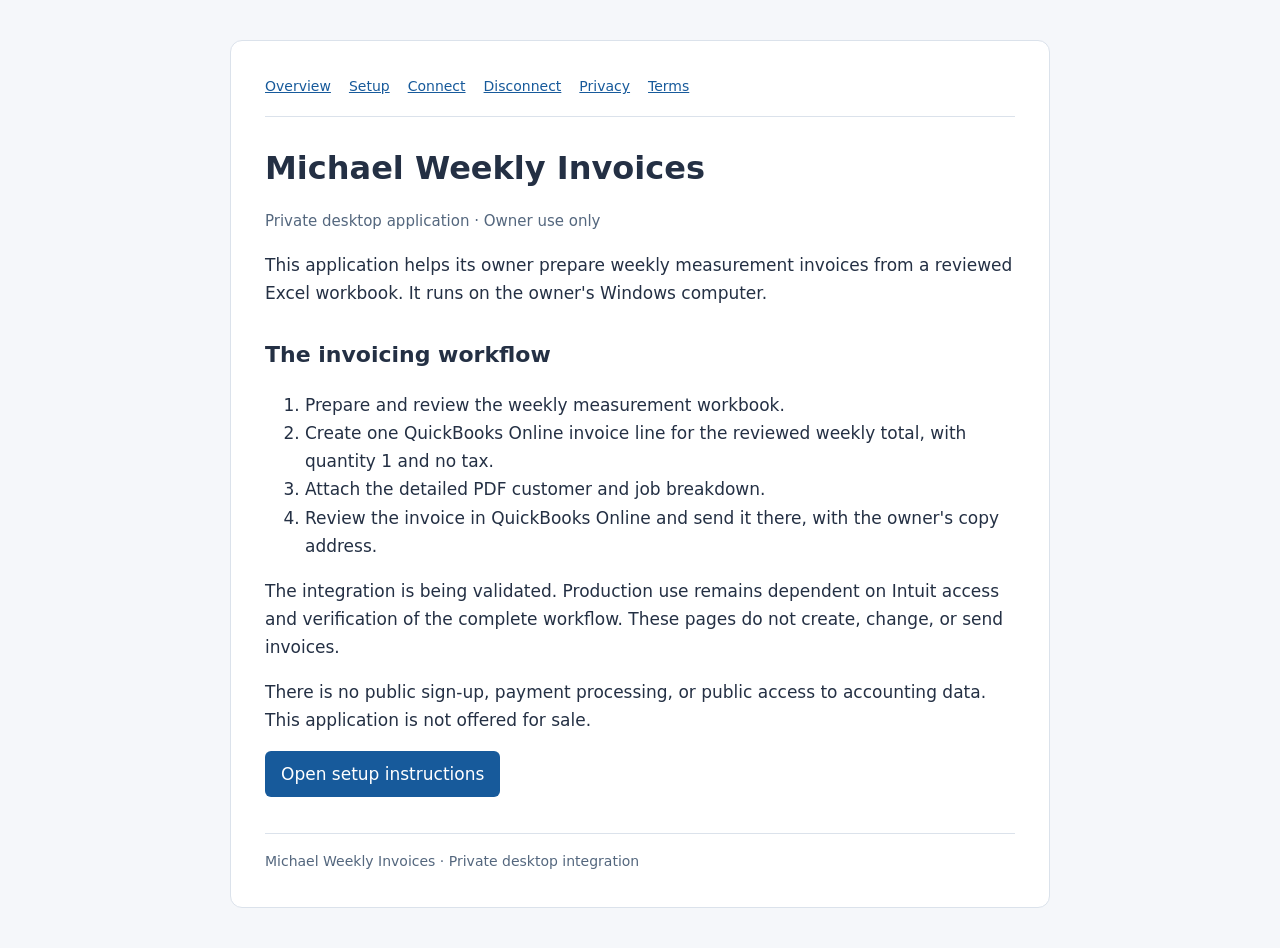
<file: index.html>
<!doctype html>
<html lang="en"><head><meta charset="utf-8"><meta name="viewport" content="width=device-width,initial-scale=1"><meta name="referrer" content="no-referrer"><title>Michael Weekly Invoices | Michael Weekly Invoices</title><link rel="stylesheet" href="styles.css"></head>
<body><main><nav aria-label="Main navigation"><a href="index.html">Overview</a><a href="launch.html">Setup</a><a href="connect.html">Connect</a><a href="disconnect.html">Disconnect</a><a href="privacy.html">Privacy</a><a href="terms.html">Terms</a></nav><h1>Michael Weekly Invoices</h1>
<p class="tag">Private desktop application · Owner use only</p>
<p>This application helps its owner prepare weekly measurement invoices from a reviewed Excel workbook. It runs on the owner's Windows computer.</p>
<h2>The invoicing workflow</h2>
<ol><li>Prepare and review the weekly measurement workbook.</li><li>Create one QuickBooks Online invoice line for the reviewed weekly total, with quantity 1 and no tax.</li><li>Attach the detailed PDF customer and job breakdown.</li><li>Review the invoice in QuickBooks Online and send it there, with the owner's copy address.</li></ol>
<p>The integration is being validated. Production use remains dependent on Intuit access and verification of the complete workflow. These pages do not create, change, or send invoices.</p>
<p>There is no public sign-up, payment processing, or public access to accounting data. This application is not offered for sale.</p>
<p><a class="action" href="launch.html">Open setup instructions</a></p><footer>Michael Weekly Invoices · Private desktop integration</footer></main></body></html>
</file>
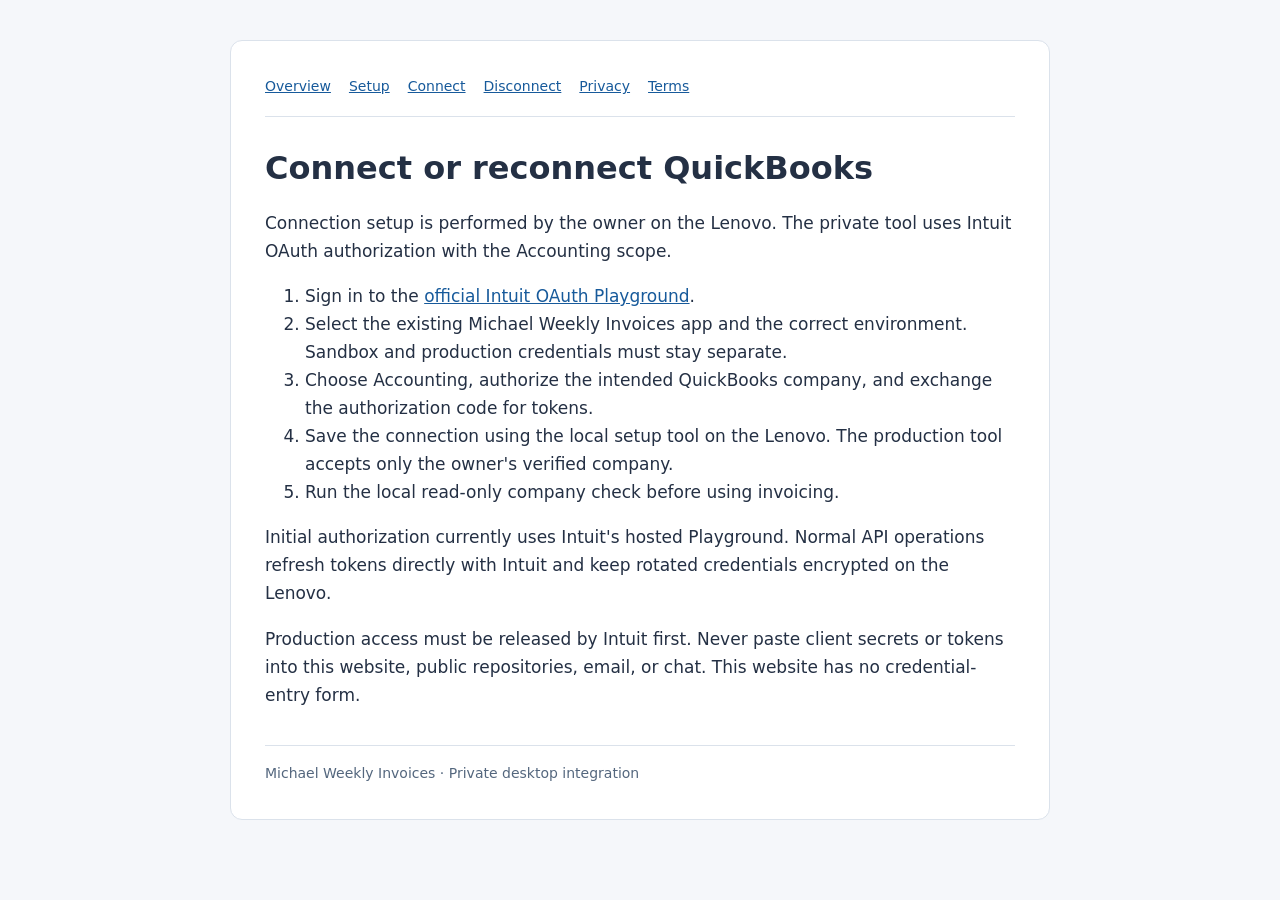
<file: connect.html>
<!doctype html>
<html lang="en"><head><meta charset="utf-8"><meta name="viewport" content="width=device-width,initial-scale=1"><meta name="referrer" content="no-referrer"><title>Connect or reconnect QuickBooks | Michael Weekly Invoices</title><link rel="stylesheet" href="styles.css"></head>
<body><main><nav aria-label="Main navigation"><a href="index.html">Overview</a><a href="launch.html">Setup</a><a href="connect.html">Connect</a><a href="disconnect.html">Disconnect</a><a href="privacy.html">Privacy</a><a href="terms.html">Terms</a></nav><h1>Connect or reconnect QuickBooks</h1>
<p>Connection setup is performed by the owner on the Lenovo. The private tool uses Intuit OAuth authorization with the Accounting scope.</p>
<ol><li>Sign in to the <a href="https://developer.intuit.com/app/developer/playground">official Intuit OAuth Playground</a>.</li><li>Select the existing Michael Weekly Invoices app and the correct environment. Sandbox and production credentials must stay separate.</li><li>Choose Accounting, authorize the intended QuickBooks company, and exchange the authorization code for tokens.</li><li>Save the connection using the local setup tool on the Lenovo. The production tool accepts only the owner's verified company.</li><li>Run the local read-only company check before using invoicing.</li></ol>
<p>Initial authorization currently uses Intuit's hosted Playground. Normal API operations refresh tokens directly with Intuit and keep rotated credentials encrypted on the Lenovo.</p>
<p>Production access must be released by Intuit first. Never paste client secrets or tokens into this website, public repositories, email, or chat. This website has no credential-entry form.</p><footer>Michael Weekly Invoices · Private desktop integration</footer></main></body></html>
</file>
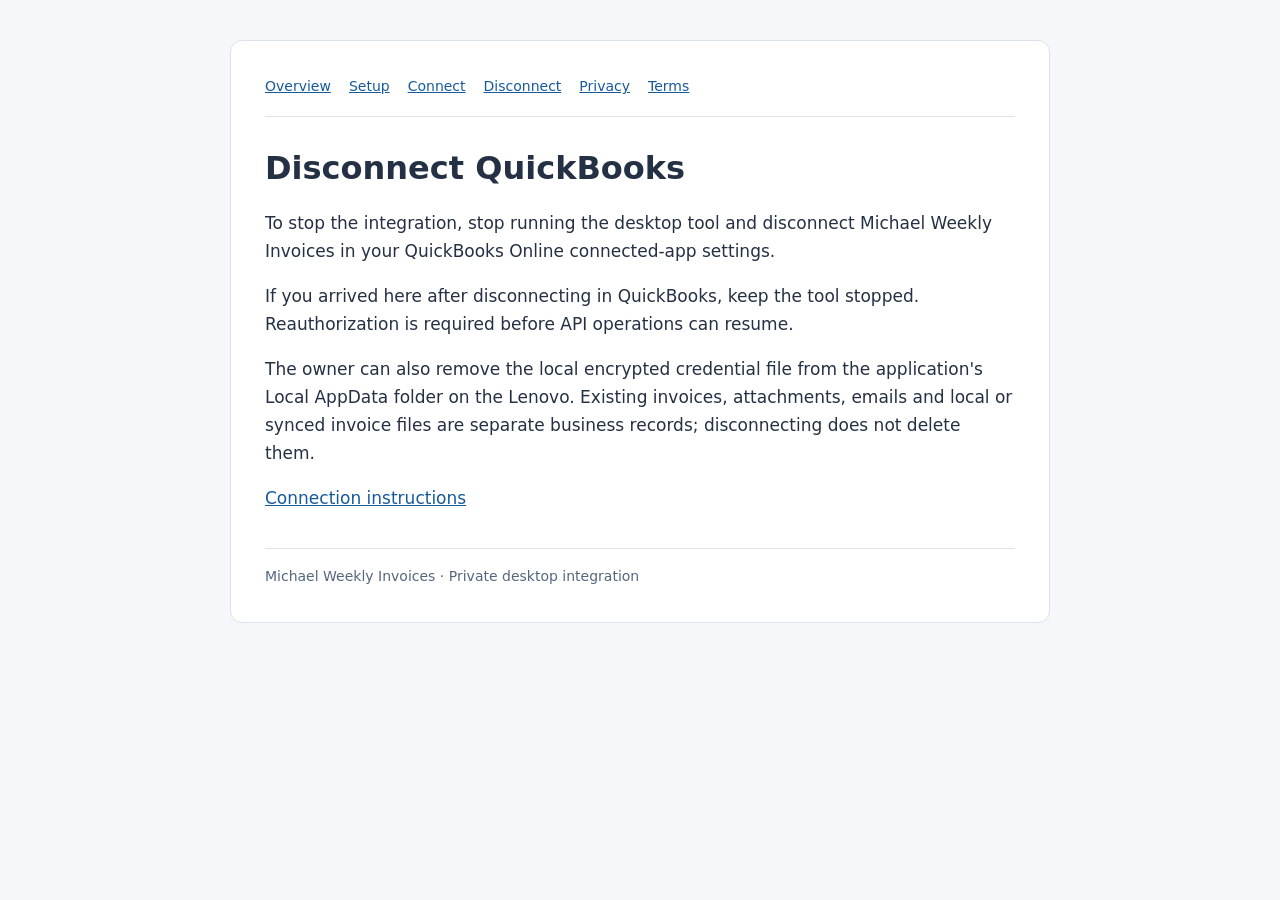
<file: disconnect.html>
<!doctype html>
<html lang="en"><head><meta charset="utf-8"><meta name="viewport" content="width=device-width,initial-scale=1"><meta name="referrer" content="no-referrer"><title>Disconnect QuickBooks | Michael Weekly Invoices</title><link rel="stylesheet" href="styles.css"></head>
<body><main><nav aria-label="Main navigation"><a href="index.html">Overview</a><a href="launch.html">Setup</a><a href="connect.html">Connect</a><a href="disconnect.html">Disconnect</a><a href="privacy.html">Privacy</a><a href="terms.html">Terms</a></nav><h1>Disconnect QuickBooks</h1>
<p>To stop the integration, stop running the desktop tool and disconnect Michael Weekly Invoices in your QuickBooks Online connected-app settings.</p>
<p>If you arrived here after disconnecting in QuickBooks, keep the tool stopped. Reauthorization is required before API operations can resume.</p>
<p>The owner can also remove the local encrypted credential file from the application's Local AppData folder on the Lenovo. Existing invoices, attachments, emails and local or synced invoice files are separate business records; disconnecting does not delete them.</p>
<p><a href="connect.html">Connection instructions</a></p><footer>Michael Weekly Invoices · Private desktop integration</footer></main></body></html>
</file>
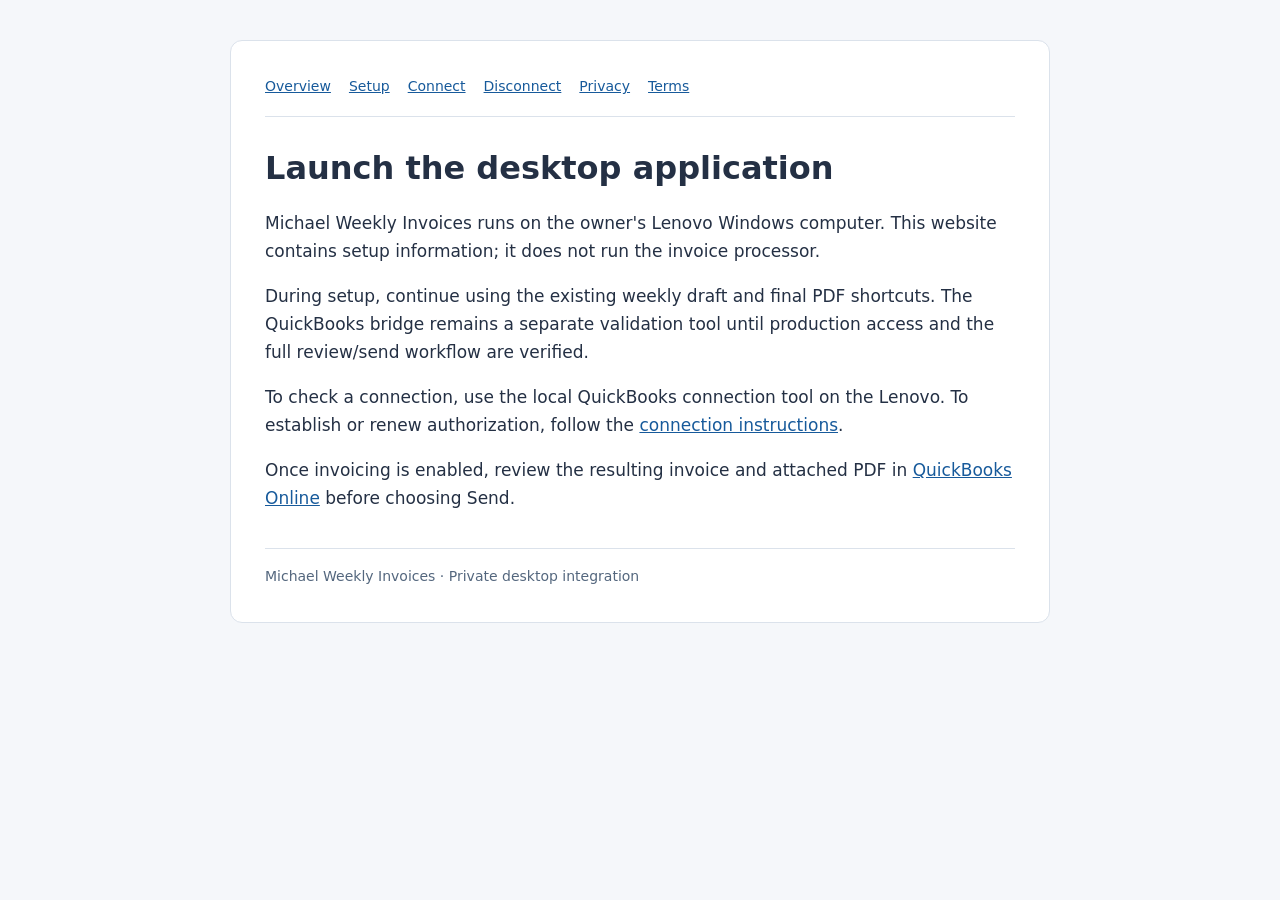
<file: launch.html>
<!doctype html>
<html lang="en"><head><meta charset="utf-8"><meta name="viewport" content="width=device-width,initial-scale=1"><meta name="referrer" content="no-referrer"><title>Launch the desktop application | Michael Weekly Invoices</title><link rel="stylesheet" href="styles.css"></head>
<body><main><nav aria-label="Main navigation"><a href="index.html">Overview</a><a href="launch.html">Setup</a><a href="connect.html">Connect</a><a href="disconnect.html">Disconnect</a><a href="privacy.html">Privacy</a><a href="terms.html">Terms</a></nav><h1>Launch the desktop application</h1>
<p>Michael Weekly Invoices runs on the owner's Lenovo Windows computer. This website contains setup information; it does not run the invoice processor.</p>
<p>During setup, continue using the existing weekly draft and final PDF shortcuts. The QuickBooks bridge remains a separate validation tool until production access and the full review/send workflow are verified.</p>
<p>To check a connection, use the local QuickBooks connection tool on the Lenovo. To establish or renew authorization, follow the <a href="connect.html">connection instructions</a>.</p>
<p>Once invoicing is enabled, review the resulting invoice and attached PDF in <a href="https://qbo.intuit.com/">QuickBooks Online</a> before choosing Send.</p><footer>Michael Weekly Invoices · Private desktop integration</footer></main></body></html>
</file>
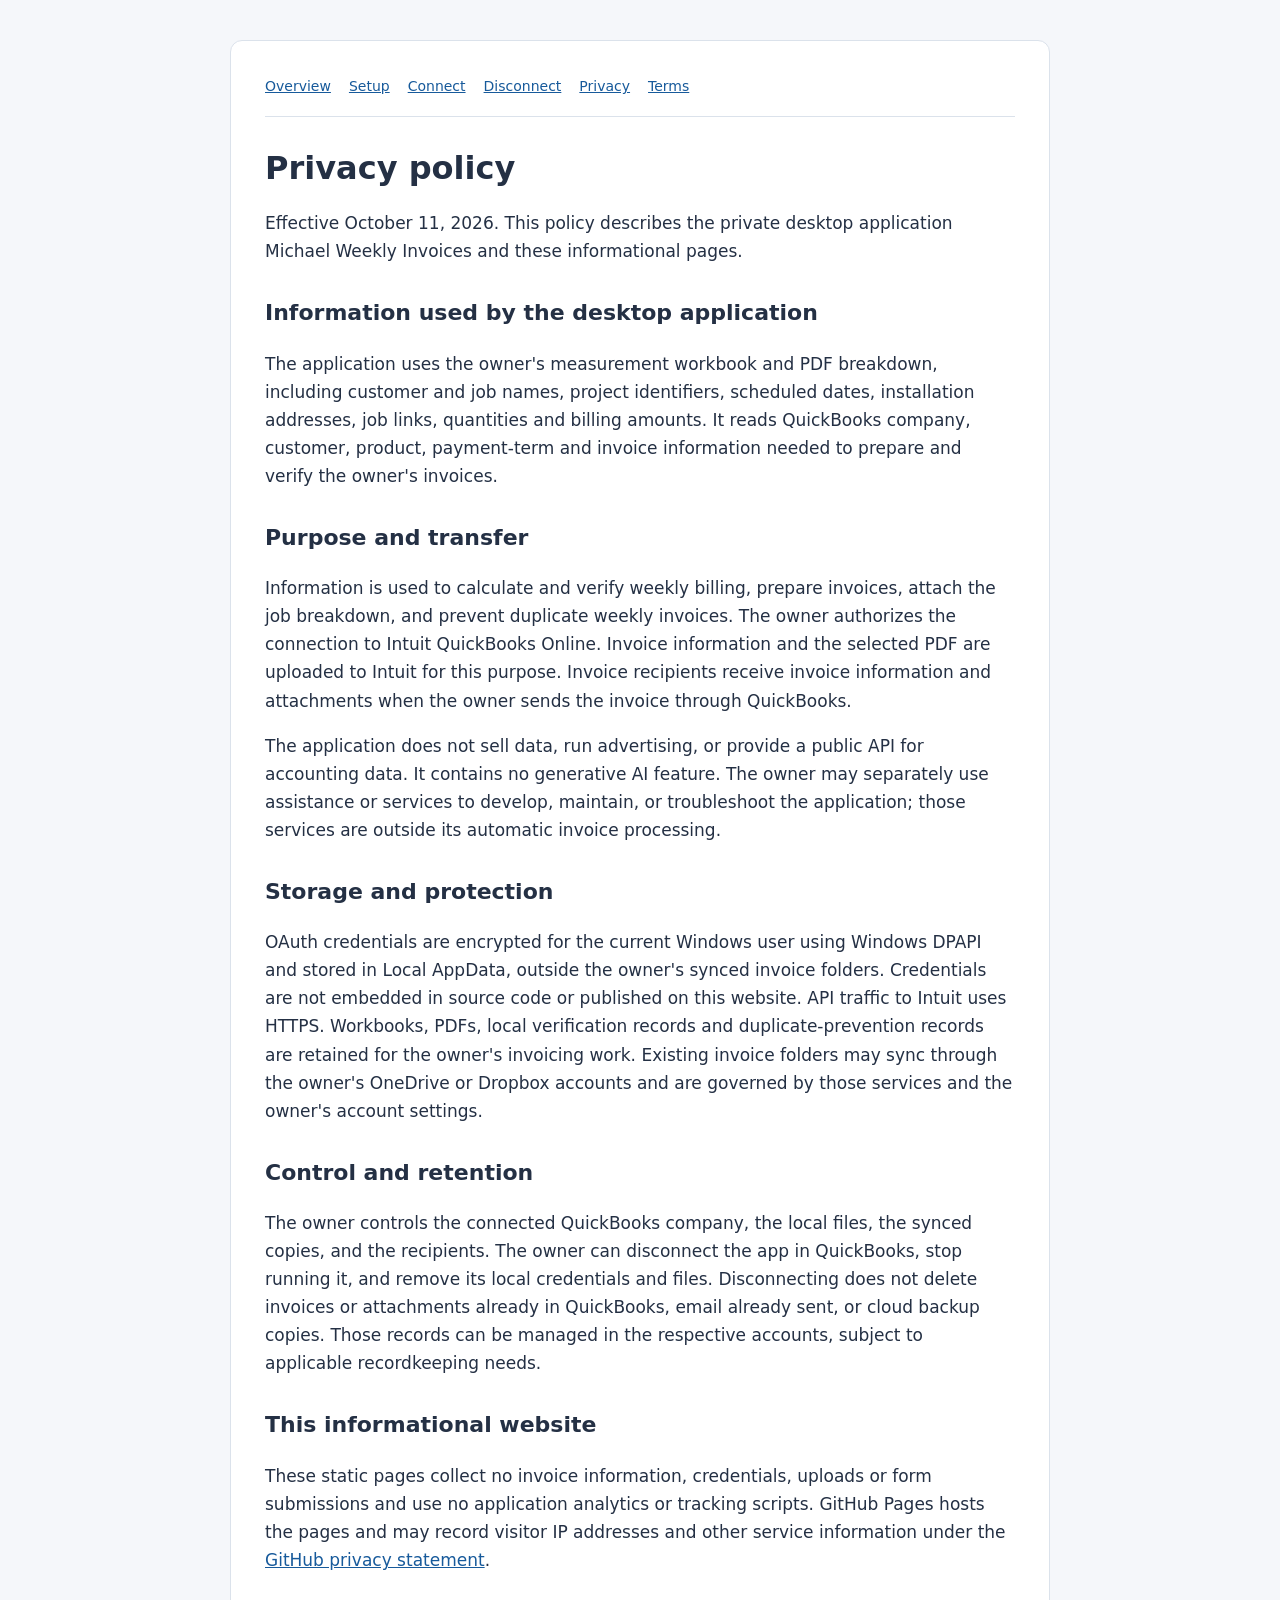
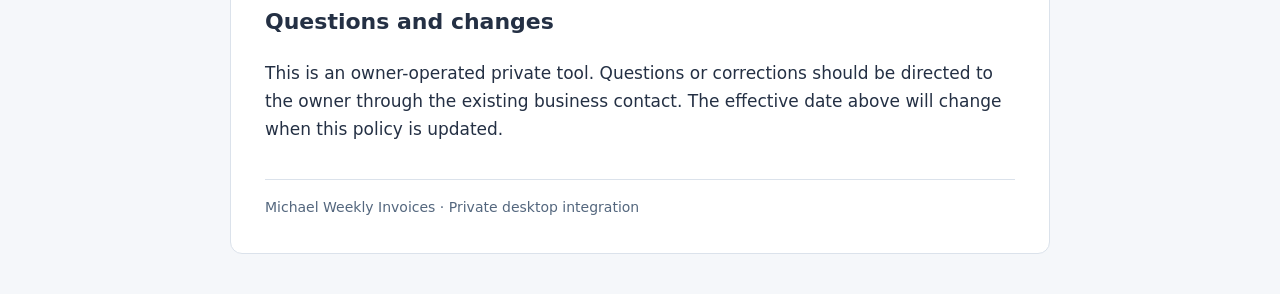
<file: privacy.html>
<!doctype html>
<html lang="en"><head><meta charset="utf-8"><meta name="viewport" content="width=device-width,initial-scale=1"><meta name="referrer" content="no-referrer"><title>Privacy policy | Michael Weekly Invoices</title><link rel="stylesheet" href="styles.css"></head>
<body><main><nav aria-label="Main navigation"><a href="index.html">Overview</a><a href="launch.html">Setup</a><a href="connect.html">Connect</a><a href="disconnect.html">Disconnect</a><a href="privacy.html">Privacy</a><a href="terms.html">Terms</a></nav><h1>Privacy policy</h1>
<p>Effective October 11, 2026. This policy describes the private desktop application Michael Weekly Invoices and these informational pages.</p>
<h2>Information used by the desktop application</h2>
<p>The application uses the owner's measurement workbook and PDF breakdown, including customer and job names, project identifiers, scheduled dates, installation addresses, job links, quantities and billing amounts. It reads QuickBooks company, customer, product, payment-term and invoice information needed to prepare and verify the owner's invoices.</p>
<h2>Purpose and transfer</h2>
<p>Information is used to calculate and verify weekly billing, prepare invoices, attach the job breakdown, and prevent duplicate weekly invoices. The owner authorizes the connection to Intuit QuickBooks Online. Invoice information and the selected PDF are uploaded to Intuit for this purpose. Invoice recipients receive invoice information and attachments when the owner sends the invoice through QuickBooks.</p>
<p>The application does not sell data, run advertising, or provide a public API for accounting data. It contains no generative AI feature. The owner may separately use assistance or services to develop, maintain, or troubleshoot the application; those services are outside its automatic invoice processing.</p>
<h2>Storage and protection</h2>
<p>OAuth credentials are encrypted for the current Windows user using Windows DPAPI and stored in Local AppData, outside the owner's synced invoice folders. Credentials are not embedded in source code or published on this website. API traffic to Intuit uses HTTPS. Workbooks, PDFs, local verification records and duplicate-prevention records are retained for the owner's invoicing work. Existing invoice folders may sync through the owner's OneDrive or Dropbox accounts and are governed by those services and the owner's account settings.</p>
<h2>Control and retention</h2>
<p>The owner controls the connected QuickBooks company, the local files, the synced copies, and the recipients. The owner can disconnect the app in QuickBooks, stop running it, and remove its local credentials and files. Disconnecting does not delete invoices or attachments already in QuickBooks, email already sent, or cloud backup copies. Those records can be managed in the respective accounts, subject to applicable recordkeeping needs.</p>
<h2>This informational website</h2>
<p>These static pages collect no invoice information, credentials, uploads or form submissions and use no application analytics or tracking scripts. GitHub Pages hosts the pages and may record visitor IP addresses and other service information under the <a href="https://docs.github.com/en/site-policy/privacy-policies/github-general-privacy-statement">GitHub privacy statement</a>.</p>
<h2>Questions and changes</h2>
<p>This is an owner-operated private tool. Questions or corrections should be directed to the owner through the existing business contact. The effective date above will change when this policy is updated.</p><footer>Michael Weekly Invoices · Private desktop integration</footer></main></body></html>
</file>
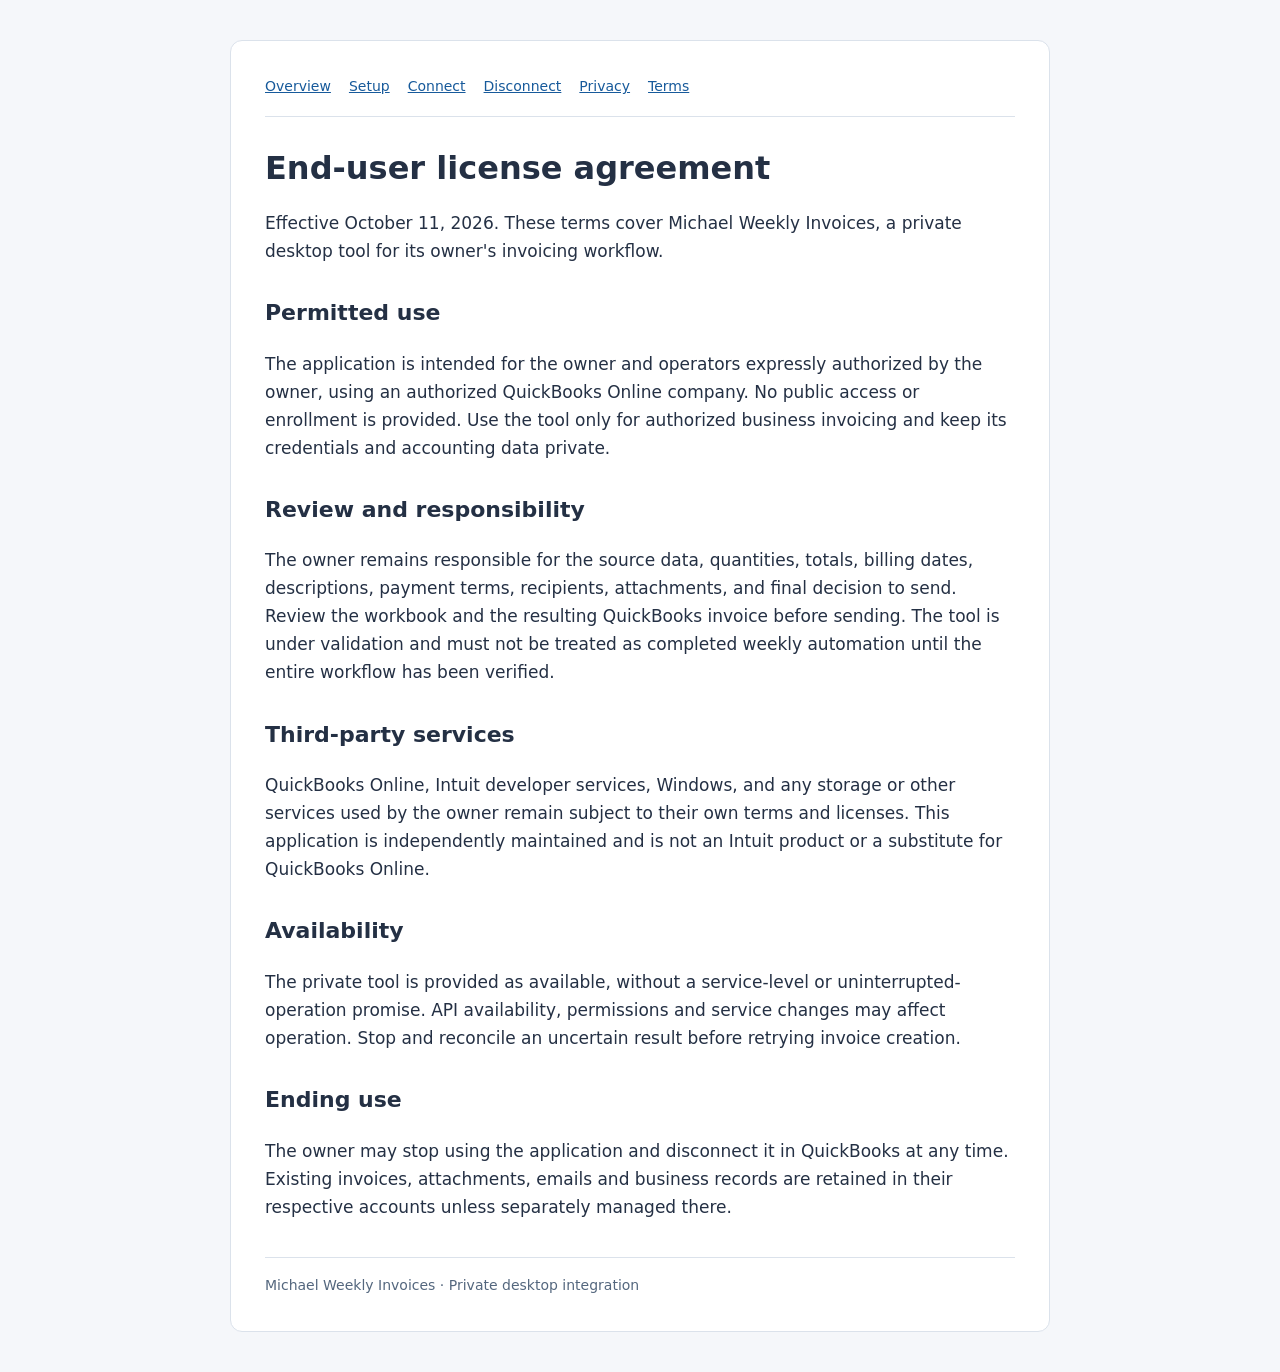
<file: terms.html>
<!doctype html>
<html lang="en"><head><meta charset="utf-8"><meta name="viewport" content="width=device-width,initial-scale=1"><meta name="referrer" content="no-referrer"><title>End-user license agreement | Michael Weekly Invoices</title><link rel="stylesheet" href="styles.css"></head>
<body><main><nav aria-label="Main navigation"><a href="index.html">Overview</a><a href="launch.html">Setup</a><a href="connect.html">Connect</a><a href="disconnect.html">Disconnect</a><a href="privacy.html">Privacy</a><a href="terms.html">Terms</a></nav><h1>End-user license agreement</h1>
<p>Effective October 11, 2026. These terms cover Michael Weekly Invoices, a private desktop tool for its owner's invoicing workflow.</p>
<h2>Permitted use</h2>
<p>The application is intended for the owner and operators expressly authorized by the owner, using an authorized QuickBooks Online company. No public access or enrollment is provided. Use the tool only for authorized business invoicing and keep its credentials and accounting data private.</p>
<h2>Review and responsibility</h2>
<p>The owner remains responsible for the source data, quantities, totals, billing dates, descriptions, payment terms, recipients, attachments, and final decision to send. Review the workbook and the resulting QuickBooks invoice before sending. The tool is under validation and must not be treated as completed weekly automation until the entire workflow has been verified.</p>
<h2>Third-party services</h2>
<p>QuickBooks Online, Intuit developer services, Windows, and any storage or other services used by the owner remain subject to their own terms and licenses. This application is independently maintained and is not an Intuit product or a substitute for QuickBooks Online.</p>
<h2>Availability</h2>
<p>The private tool is provided as available, without a service-level or uninterrupted-operation promise. API availability, permissions and service changes may affect operation. Stop and reconcile an uncertain result before retrying invoice creation.</p>
<h2>Ending use</h2>
<p>The owner may stop using the application and disconnect it in QuickBooks at any time. Existing invoices, attachments, emails and business records are retained in their respective accounts unless separately managed there.</p><footer>Michael Weekly Invoices · Private desktop integration</footer></main></body></html>
</file>
<file: styles.css>
*{box-sizing:border-box}body{margin:0;background:#f5f7fa;color:#243044;font:17px/1.65 system-ui,sans-serif}main{max-width:820px;margin:40px auto;padding:34px;background:white;border:1px solid #dbe2eb;border-radius:12px}nav,footer{font-size:14px}nav{display:flex;gap:18px;flex-wrap:wrap;border-bottom:1px solid #dbe2eb;padding-bottom:18px}a{color:#175a9b}h1{font-size:32px;line-height:1.2;margin-top:32px}h2{font-size:22px;margin-top:30px}.tag{color:#54677e;font-size:15px}.action{display:inline-block;padding:9px 16px;background:#175a9b;color:white;border-radius:6px;text-decoration:none}footer{margin-top:36px;border-top:1px solid #dbe2eb;padding-top:16px;color:#54677e}@media(max-width:860px){main{margin:12px;padding:22px}h1{font-size:27px}}
</file>
